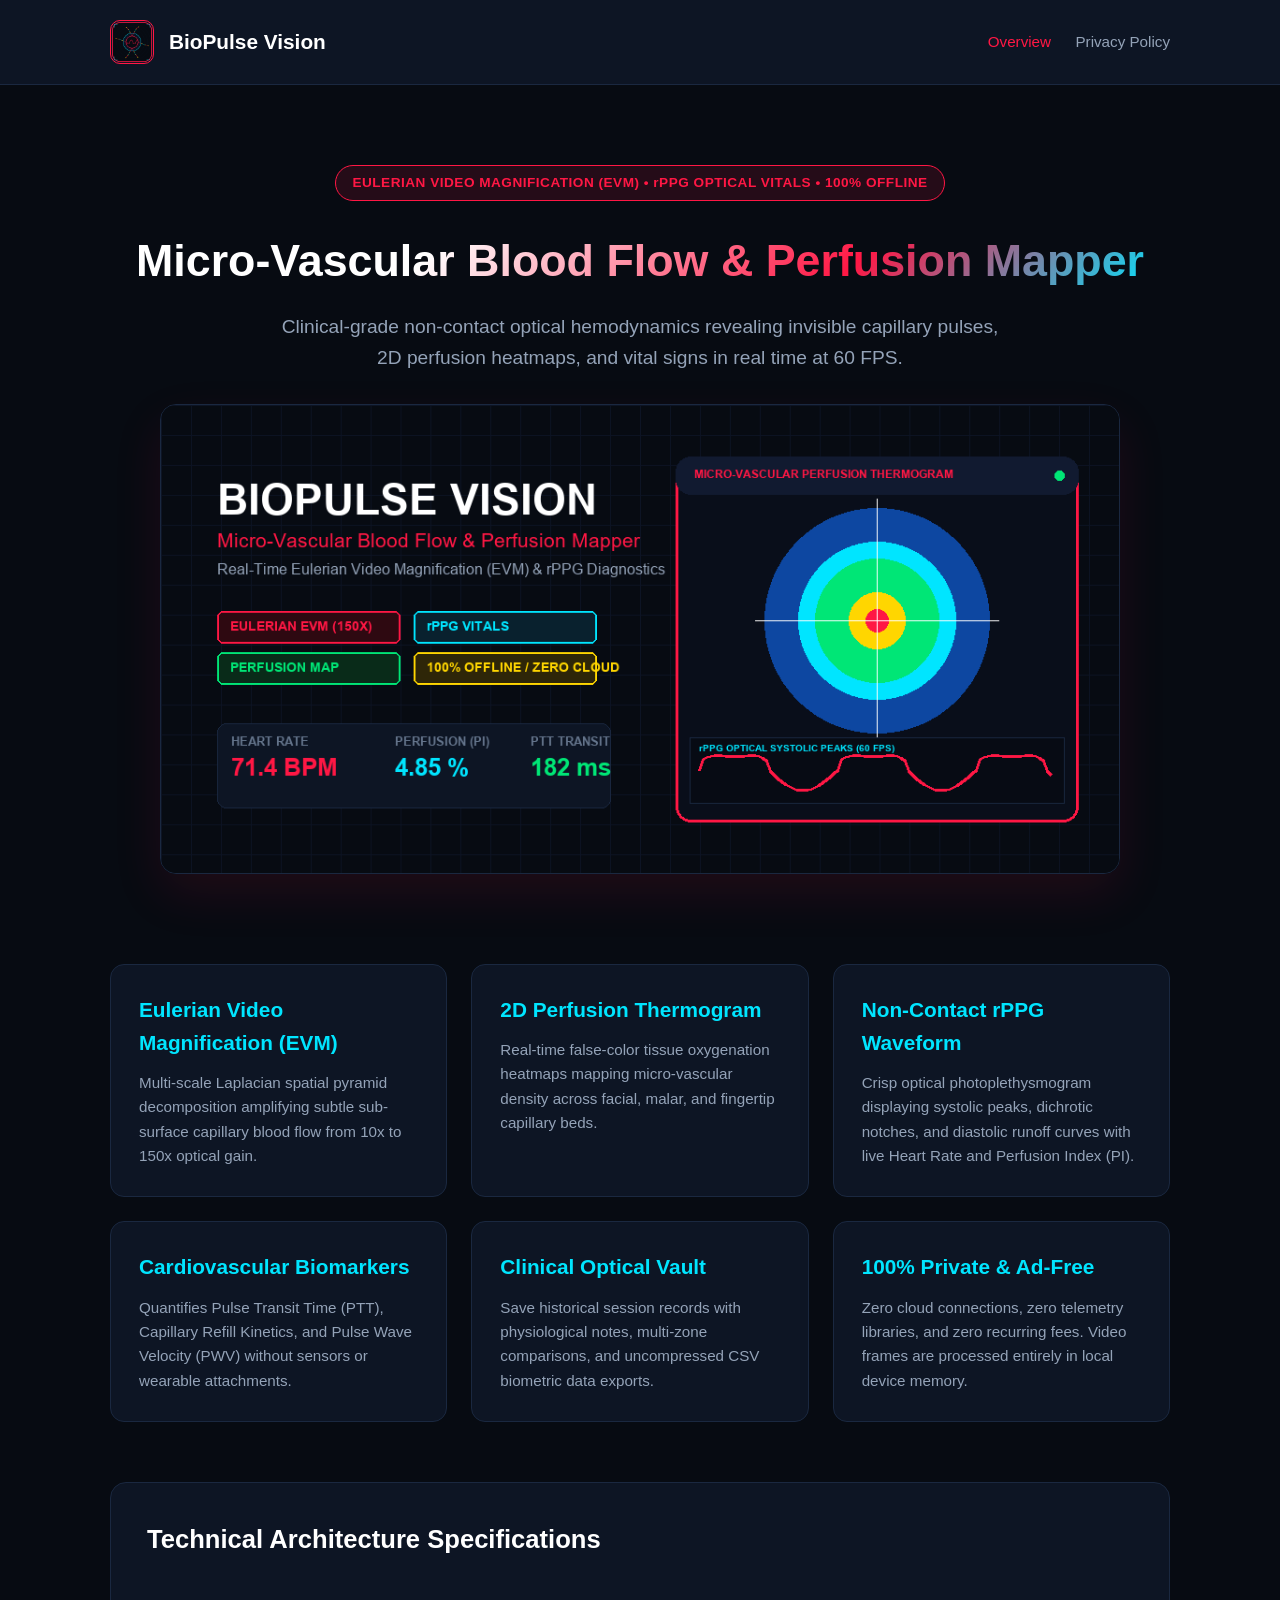
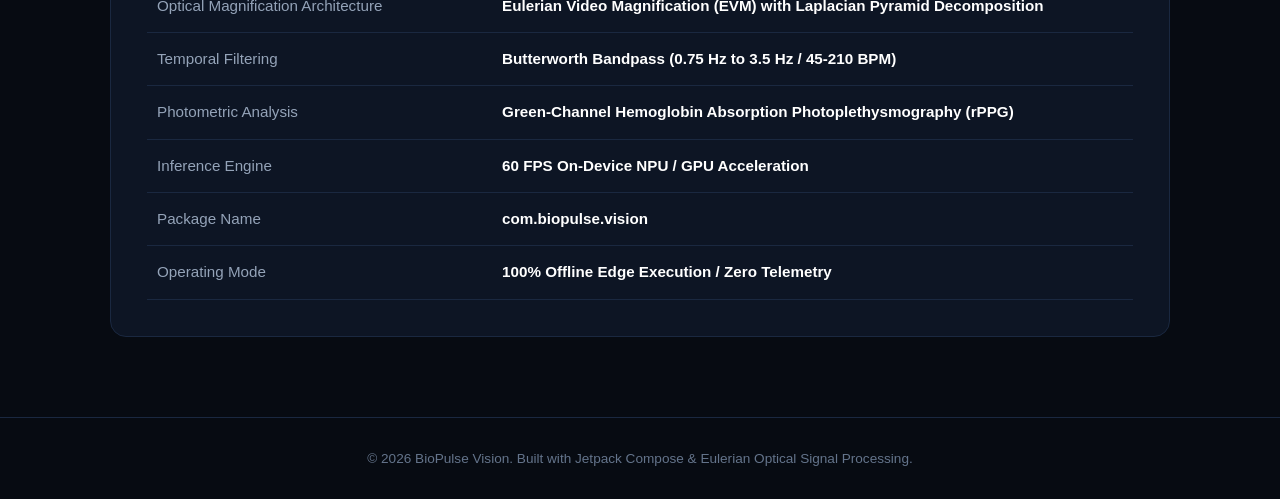
<file: index.html>
<!DOCTYPE html>
<html lang="en">
<head>
    <meta charset="UTF-8">
    <meta name="viewport" content="width=device-width, initial-scale=1.0">
    <title>BioPulse Vision — Micro-Vascular Blood Flow & Perfusion Mapper</title>
    <link rel="stylesheet" href="style.css">
</head>
<body>
    <header>
        <div class="container nav-container">
            <div class="logo-group">
                <img src="assets/icon.png" alt="BioPulse Vision Logo">
                <h1>BioPulse Vision</h1>
            </div>
            <nav>
                <a href="index.html" class="active">Overview</a>
                <a href="privacy.html">Privacy Policy</a>
            </nav>
        </div>
    </header>

    <main class="container">
        <section class="hero">
            <div class="badge-pill">EULERIAN VIDEO MAGNIFICATION (EVM) &bull; rPPG OPTICAL VITALS &bull; 100% OFFLINE</div>
            <h2>Micro-Vascular Blood Flow & Perfusion Mapper</h2>
            <p>Clinical-grade non-contact optical hemodynamics revealing invisible capillary pulses, 2D perfusion heatmaps, and vital signs in real time at 60 FPS.</p>
            <img src="assets/feature_graphic.png" alt="BioPulse Vision Banner" class="banner-img">
        </section>

        <section class="features-grid">
            <div class="feature-card">
                <h3>Eulerian Video Magnification (EVM)</h3>
                <p>Multi-scale Laplacian spatial pyramid decomposition amplifying subtle sub-surface capillary blood flow from 10x to 150x optical gain.</p>
            </div>
            <div class="feature-card">
                <h3>2D Perfusion Thermogram</h3>
                <p>Real-time false-color tissue oxygenation heatmaps mapping micro-vascular density across facial, malar, and fingertip capillary beds.</p>
            </div>
            <div class="feature-card">
                <h3>Non-Contact rPPG Waveform</h3>
                <p>Crisp optical photoplethysmogram displaying systolic peaks, dichrotic notches, and diastolic runoff curves with live Heart Rate and Perfusion Index (PI).</p>
            </div>
            <div class="feature-card">
                <h3>Cardiovascular Biomarkers</h3>
                <p>Quantifies Pulse Transit Time (PTT), Capillary Refill Kinetics, and Pulse Wave Velocity (PWV) without sensors or wearable attachments.</p>
            </div>
            <div class="feature-card">
                <h3>Clinical Optical Vault</h3>
                <p>Save historical session records with physiological notes, multi-zone comparisons, and uncompressed CSV biometric data exports.</p>
            </div>
            <div class="feature-card">
                <h3>100% Private & Ad-Free</h3>
                <p>Zero cloud connections, zero telemetry libraries, and zero recurring fees. Video frames are processed entirely in local device memory.</p>
            </div>
        </section>

        <section class="specs-section">
            <h3>Technical Architecture Specifications</h3>
            <table class="specs-table">
                <tr>
                    <td>Optical Magnification Architecture</td>
                    <td>Eulerian Video Magnification (EVM) with Laplacian Pyramid Decomposition</td>
                </tr>
                <tr>
                    <td>Temporal Filtering</td>
                    <td>Butterworth Bandpass (0.75 Hz to 3.5 Hz / 45-210 BPM)</td>
                </tr>
                <tr>
                    <td>Photometric Analysis</td>
                    <td>Green-Channel Hemoglobin Absorption Photoplethysmography (rPPG)</td>
                </tr>
                <tr>
                    <td>Inference Engine</td>
                    <td>60 FPS On-Device NPU / GPU Acceleration</td>
                </tr>
                <tr>
                    <td>Package Name</td>
                    <td>com.biopulse.vision</td>
                </tr>
                <tr>
                    <td>Operating Mode</td>
                    <td>100% Offline Edge Execution / Zero Telemetry</td>
                </tr>
            </table>
        </section>
    </main>

    <footer>
        <p>&copy; 2026 BioPulse Vision. Built with Jetpack Compose & Eulerian Optical Signal Processing.</p>
    </footer>
</body>
</html>
</file>
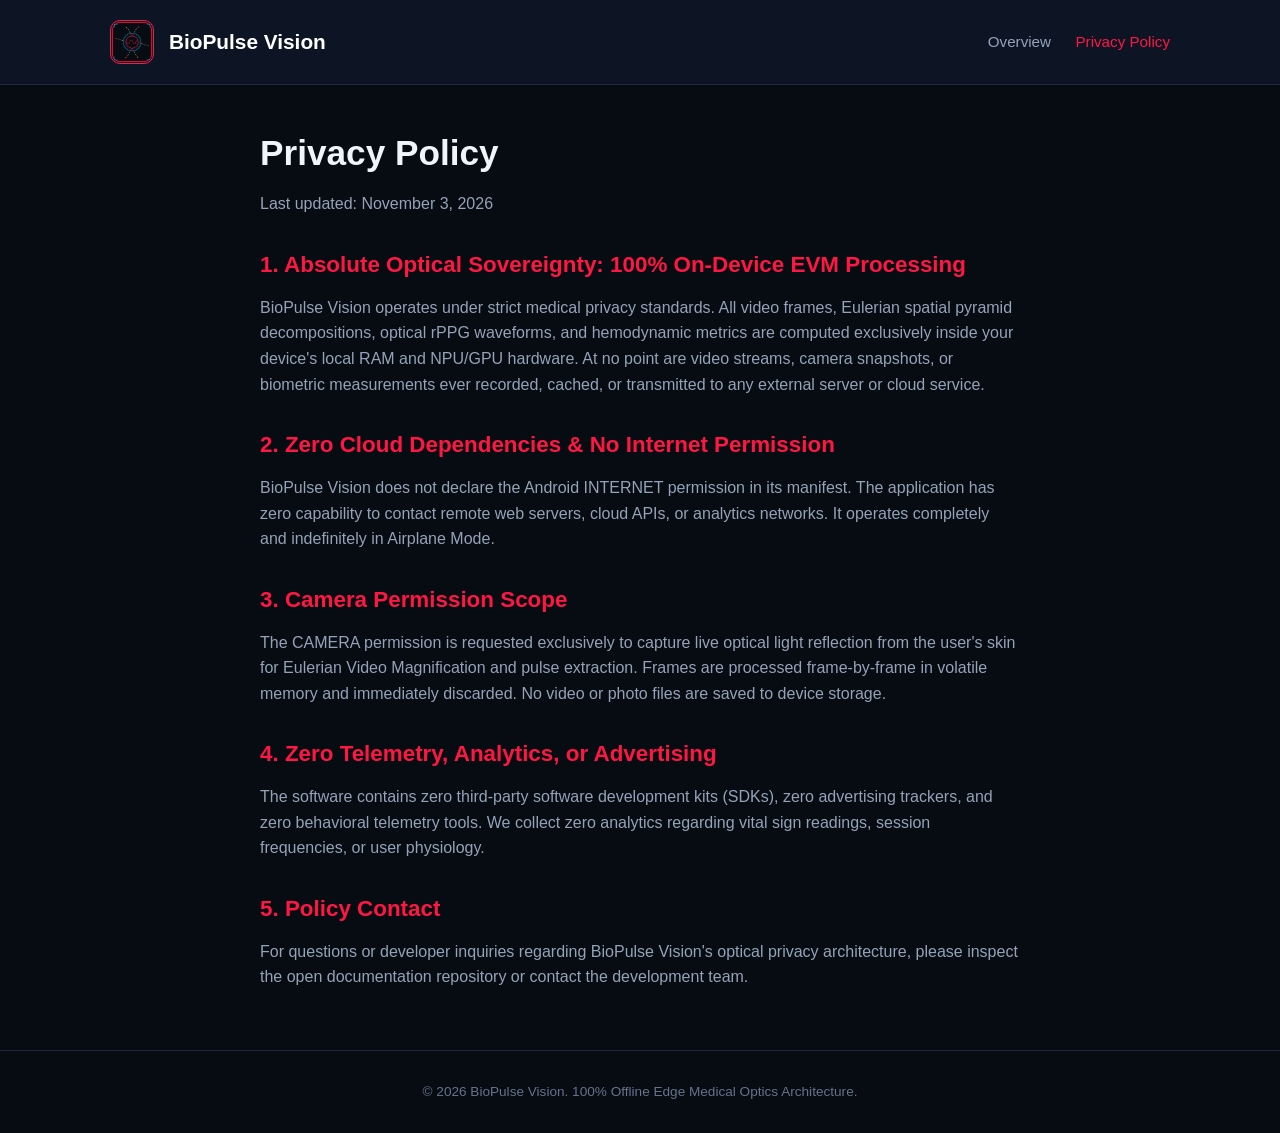
<file: privacy.html>
<!DOCTYPE html>
<html lang="en">
<head>
    <meta charset="UTF-8">
    <meta name="viewport" content="width=device-width, initial-scale=1.0">
    <title>Privacy Policy - BioPulse Vision</title>
    <link rel="stylesheet" href="style.css">
</head>
<body>
    <header>
        <div class="container nav-container">
            <div class="logo-group">
                <img src="assets/icon.png" alt="BioPulse Vision Logo">
                <h1>BioPulse Vision</h1>
            </div>
            <nav>
                <a href="index.html">Overview</a>
                <a href="privacy.html" class="active">Privacy Policy</a>
            </nav>
        </div>
    </header>

    <main class="container" style="max-width: 800px; padding-top: 40px;">
        <h2 style="font-size: 2.2rem; margin-bottom: 10px;">Privacy Policy</h2>
        <p style="color: var(--text-muted); margin-bottom: 30px;">Last updated: November 3, 2026</p>

        <section style="margin-bottom: 30px;">
            <h3 style="font-size: 1.4rem; color: var(--accent-crimson); margin-bottom: 12px;">1. Absolute Optical Sovereignty: 100% On-Device EVM Processing</h3>
            <p style="color: var(--text-muted);">BioPulse Vision operates under strict medical privacy standards. All video frames, Eulerian spatial pyramid decompositions, optical rPPG waveforms, and hemodynamic metrics are computed exclusively inside your device's local RAM and NPU/GPU hardware. At no point are video streams, camera snapshots, or biometric measurements ever recorded, cached, or transmitted to any external server or cloud service.</p>
        </section>

        <section style="margin-bottom: 30px;">
            <h3 style="font-size: 1.4rem; color: var(--accent-crimson); margin-bottom: 12px;">2. Zero Cloud Dependencies & No Internet Permission</h3>
            <p style="color: var(--text-muted);">BioPulse Vision does not declare the Android INTERNET permission in its manifest. The application has zero capability to contact remote web servers, cloud APIs, or analytics networks. It operates completely and indefinitely in Airplane Mode.</p>
        </section>

        <section style="margin-bottom: 30px;">
            <h3 style="font-size: 1.4rem; color: var(--accent-crimson); margin-bottom: 12px;">3. Camera Permission Scope</h3>
            <p style="color: var(--text-muted);">The CAMERA permission is requested exclusively to capture live optical light reflection from the user's skin for Eulerian Video Magnification and pulse extraction. Frames are processed frame-by-frame in volatile memory and immediately discarded. No video or photo files are saved to device storage.</p>
        </section>

        <section style="margin-bottom: 30px;">
            <h3 style="font-size: 1.4rem; color: var(--accent-crimson); margin-bottom: 12px;">4. Zero Telemetry, Analytics, or Advertising</h3>
            <p style="color: var(--text-muted);">The software contains zero third-party software development kits (SDKs), zero advertising trackers, and zero behavioral telemetry tools. We collect zero analytics regarding vital sign readings, session frequencies, or user physiology.</p>
        </section>

        <section style="margin-bottom: 40px;">
            <h3 style="font-size: 1.4rem; color: var(--accent-crimson); margin-bottom: 12px;">5. Policy Contact</h3>
            <p style="color: var(--text-muted);">For questions or developer inquiries regarding BioPulse Vision's optical privacy architecture, please inspect the open documentation repository or contact the development team.</p>
        </section>
    </main>

    <footer>
        <p>&copy; 2026 BioPulse Vision. 100% Offline Edge Medical Optics Architecture.</p>
    </footer>
</body>
</html>
</file>
<file: style.css>
:root {
    --bg-dark: #070B12;
    --bg-surface: #0D1524;
    --border-color: #1A2840;
    --accent-crimson: #FF1744;
    --accent-cyan: #00E5FF;
    --accent-green: #00E676;
    --accent-amber: #FFD600;
    --text-primary: #F0F4FC;
    --text-muted: #94A3B8;
}

* {
    margin: 0;
    padding: 0;
    box-sizing: border-box;
    font-family: -apple-system, BlinkMacSystemFont, 'Segoe UI', Roboto, Helvetica, Arial, sans-serif;
}

body {
    background-color: var(--bg-dark);
    color: var(--text-primary);
    line-height: 1.6;
}

.container {
    max-width: 1100px;
    margin: 0 auto;
    padding: 20px;
}

header {
    background-color: var(--bg-surface);
    border-bottom: 1px solid var(--border-color);
    position: sticky;
    top: 0;
    z-index: 100;
}

.nav-container {
    display: flex;
    justify-content: space-between;
    align-items: center;
}

.logo-group {
    display: flex;
    align-items: center;
    gap: 15px;
}

.logo-group img {
    width: 44px;
    height: 44px;
    border-radius: 10px;
    border: 1px solid var(--accent-crimson);
}

.logo-group h1 {
    font-size: 1.3rem;
    font-weight: 700;
    color: #FFFFFF;
}

nav a {
    color: var(--text-muted);
    text-decoration: none;
    margin-left: 20px;
    font-size: 0.95rem;
    transition: color 0.2s ease;
}

nav a:hover, nav a.active {
    color: var(--accent-crimson);
}

.hero {
    padding: 60px 20px 40px;
    text-align: center;
}

.hero h2 {
    font-size: 2.8rem;
    font-weight: 800;
    margin-bottom: 16px;
    background: linear-gradient(135deg, #FFFFFF 30%, var(--accent-crimson) 70%, var(--accent-cyan) 100%);
    -webkit-background-clip: text;
    -webkit-text-fill-color: transparent;
}

.hero p {
    font-size: 1.2rem;
    color: var(--text-muted);
    max-width: 720px;
    margin: 0 auto 30px;
}

.badge-pill {
    display: inline-block;
    background: rgba(255, 23, 68, 0.12);
    border: 1px solid var(--accent-crimson);
    color: var(--accent-crimson);
    padding: 6px 16px;
    border-radius: 20px;
    font-size: 0.85rem;
    font-weight: 600;
    margin-bottom: 24px;
    letter-spacing: 0.5px;
}

.banner-img {
    width: 100%;
    max-width: 960px;
    border-radius: 16px;
    border: 1px solid var(--border-color);
    box-shadow: 0 20px 50px rgba(255, 23, 68, 0.1);
    margin: 0 auto 50px;
    display: block;
}

.features-grid {
    display: grid;
    grid-template-columns: repeat(auto-fit, minmax(320px, 1fr));
    gap: 24px;
    margin-bottom: 60px;
}

.feature-card {
    background-color: var(--bg-surface);
    border: 1px solid var(--border-color);
    border-radius: 14px;
    padding: 28px;
    transition: border-color 0.2s ease, transform 0.2s ease;
}

.feature-card:hover {
    border-color: var(--accent-crimson);
    transform: translateY(-4px);
}

.feature-card h3 {
    font-size: 1.3rem;
    color: var(--accent-cyan);
    margin-bottom: 12px;
}

.feature-card p {
    color: var(--text-muted);
    font-size: 0.95rem;
}

.specs-section {
    background-color: var(--bg-surface);
    border-radius: 16px;
    border: 1px solid var(--border-color);
    padding: 36px;
    margin-bottom: 60px;
}

.specs-section h3 {
    font-size: 1.6rem;
    margin-bottom: 20px;
    color: #FFFFFF;
}

.specs-table {
    width: 100%;
    border-collapse: collapse;
}

.specs-table td {
    padding: 14px 10px;
    border-bottom: 1px solid var(--border-color);
    font-size: 0.95rem;
}

.specs-table td:first-child {
    color: var(--text-muted);
    width: 35%;
}

.specs-table td:last-child {
    color: #FFFFFF;
    font-weight: 600;
}

footer {
    border-top: 1px solid var(--border-color);
    padding: 30px 20px;
    text-align: center;
    color: #64748B;
    font-size: 0.85rem;
}
</file>
